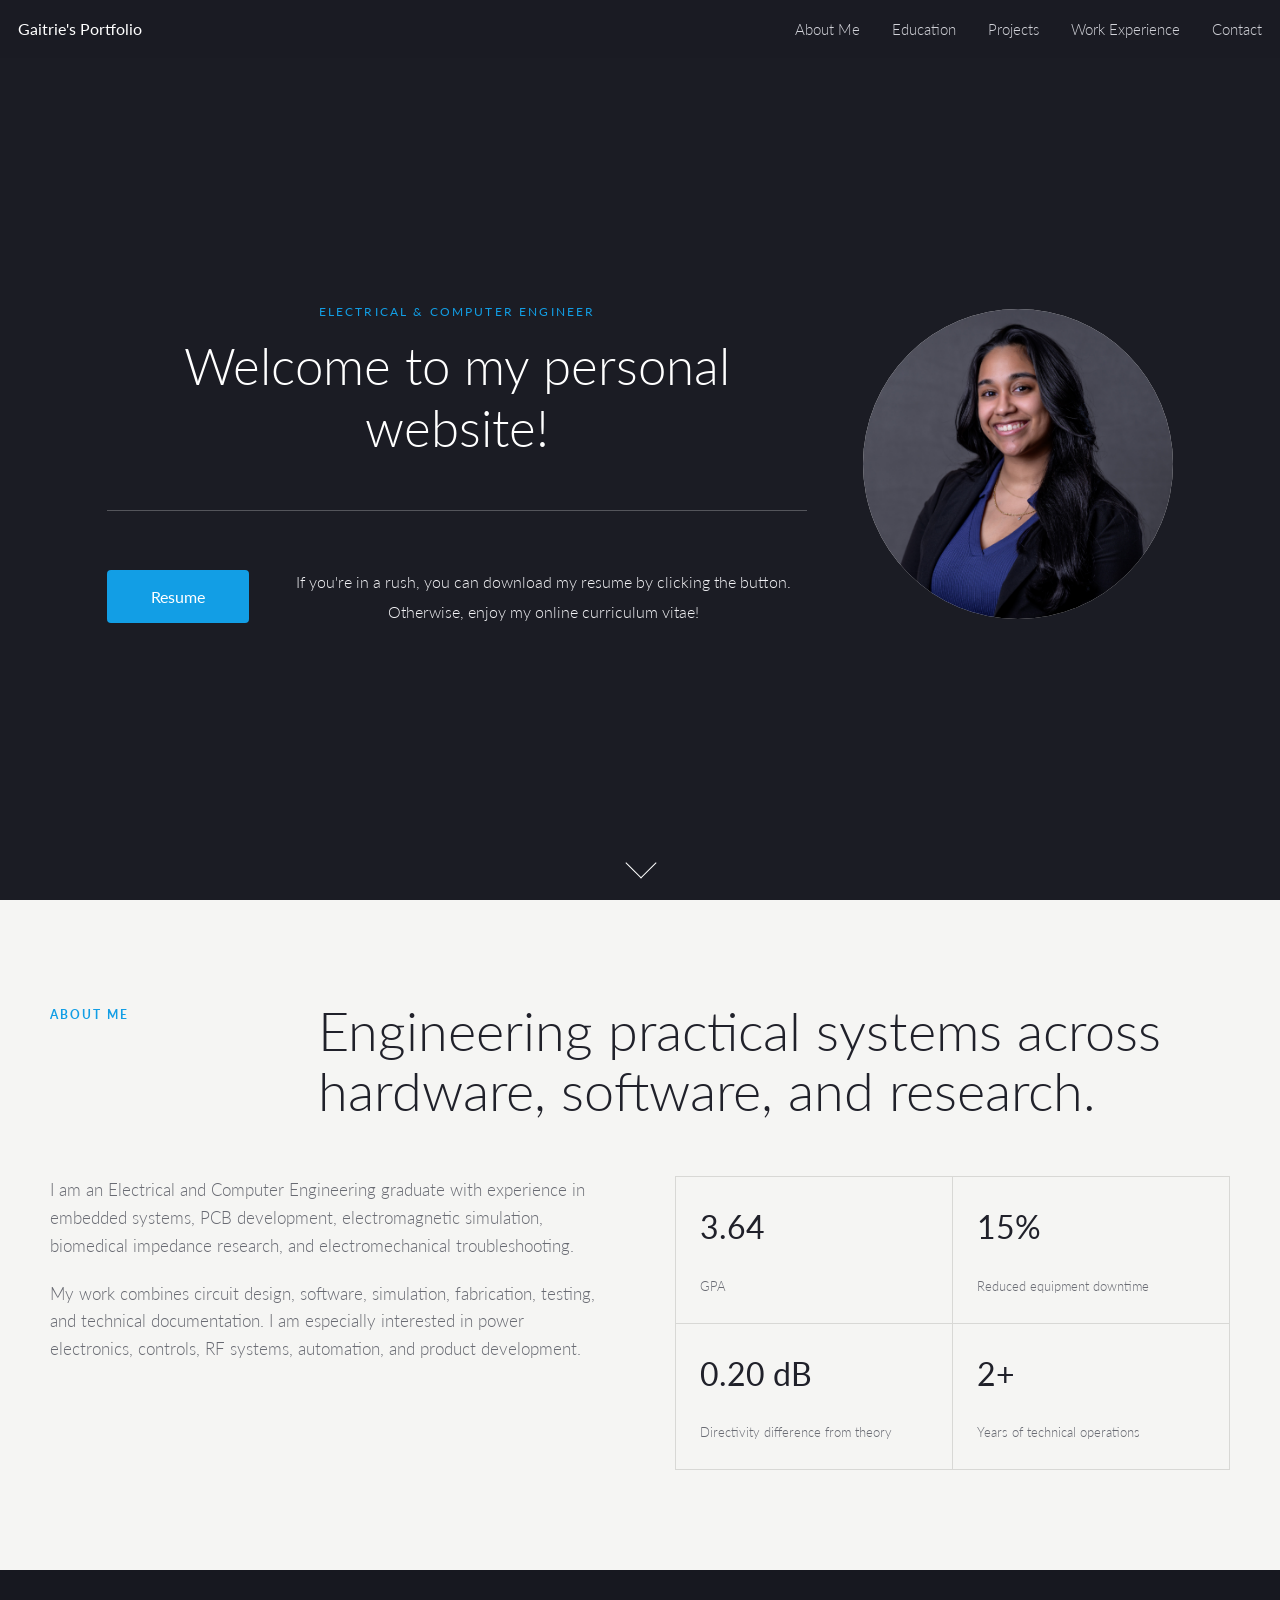
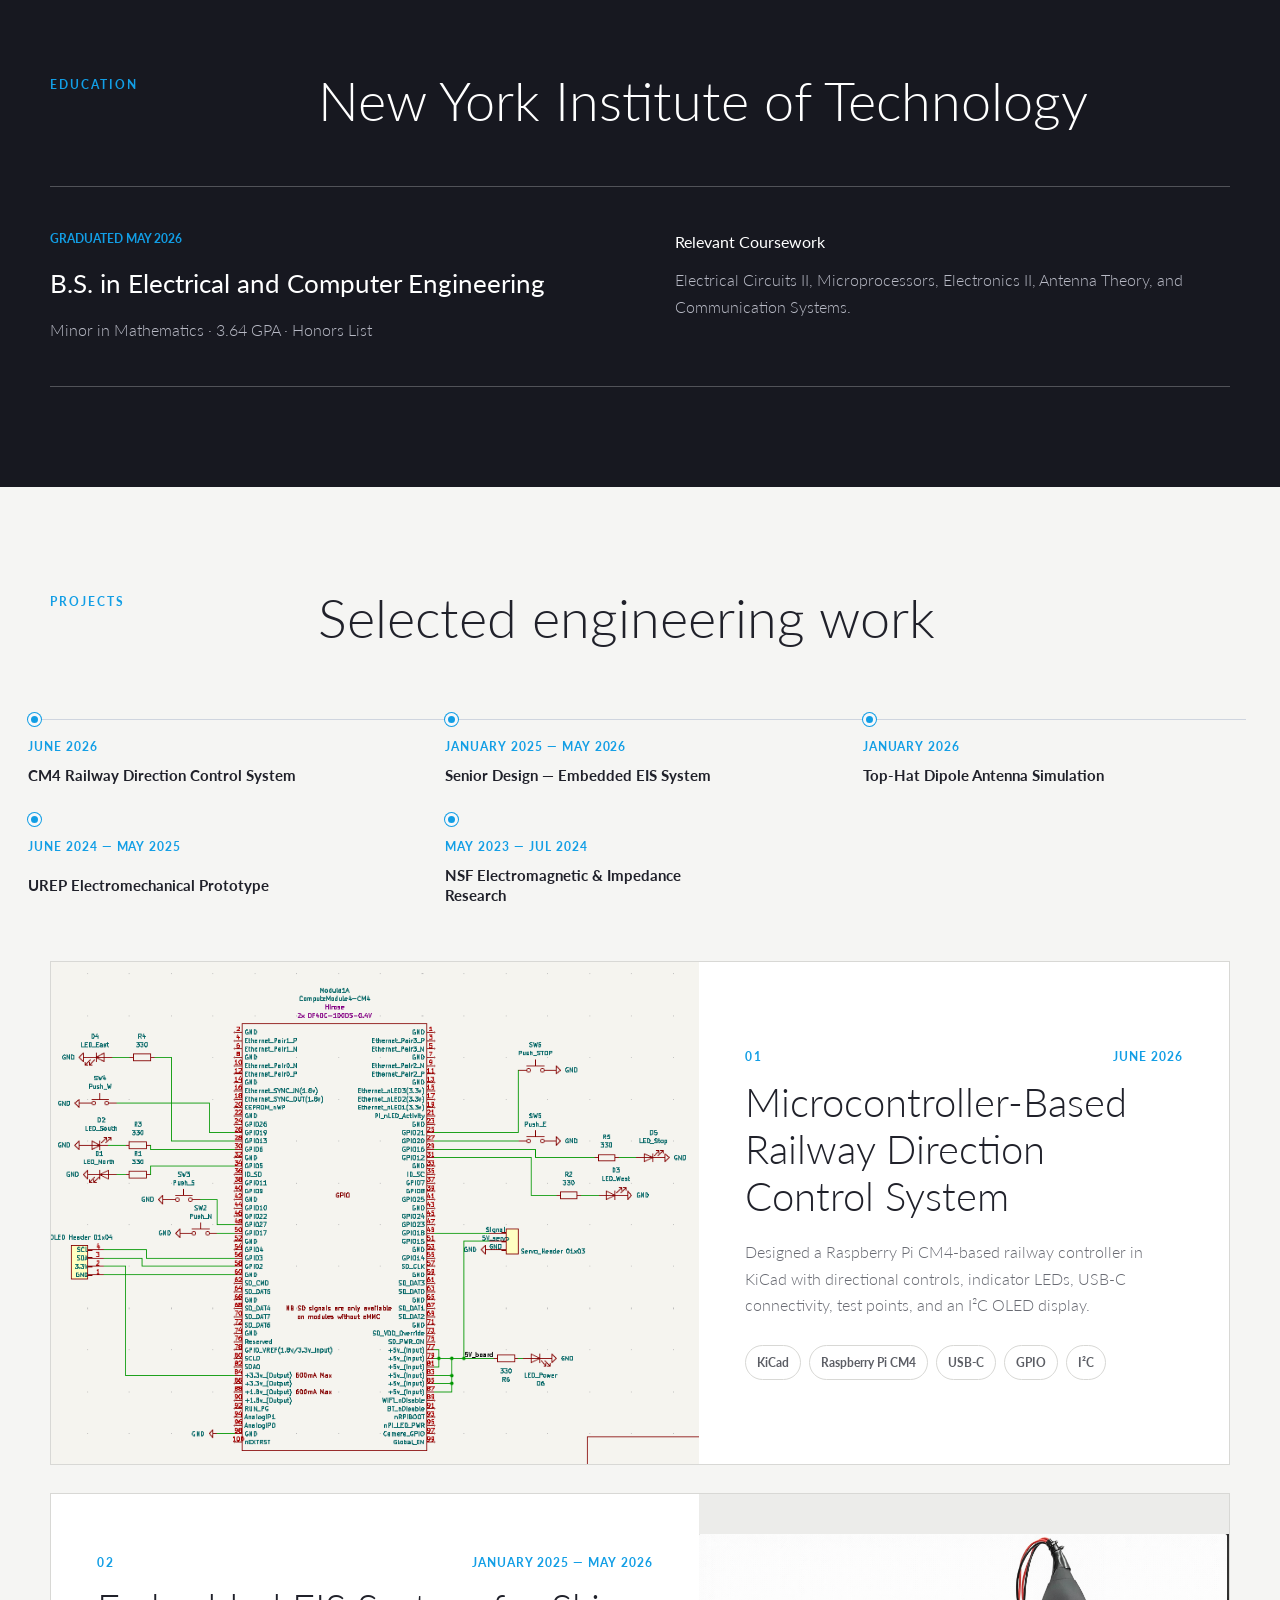
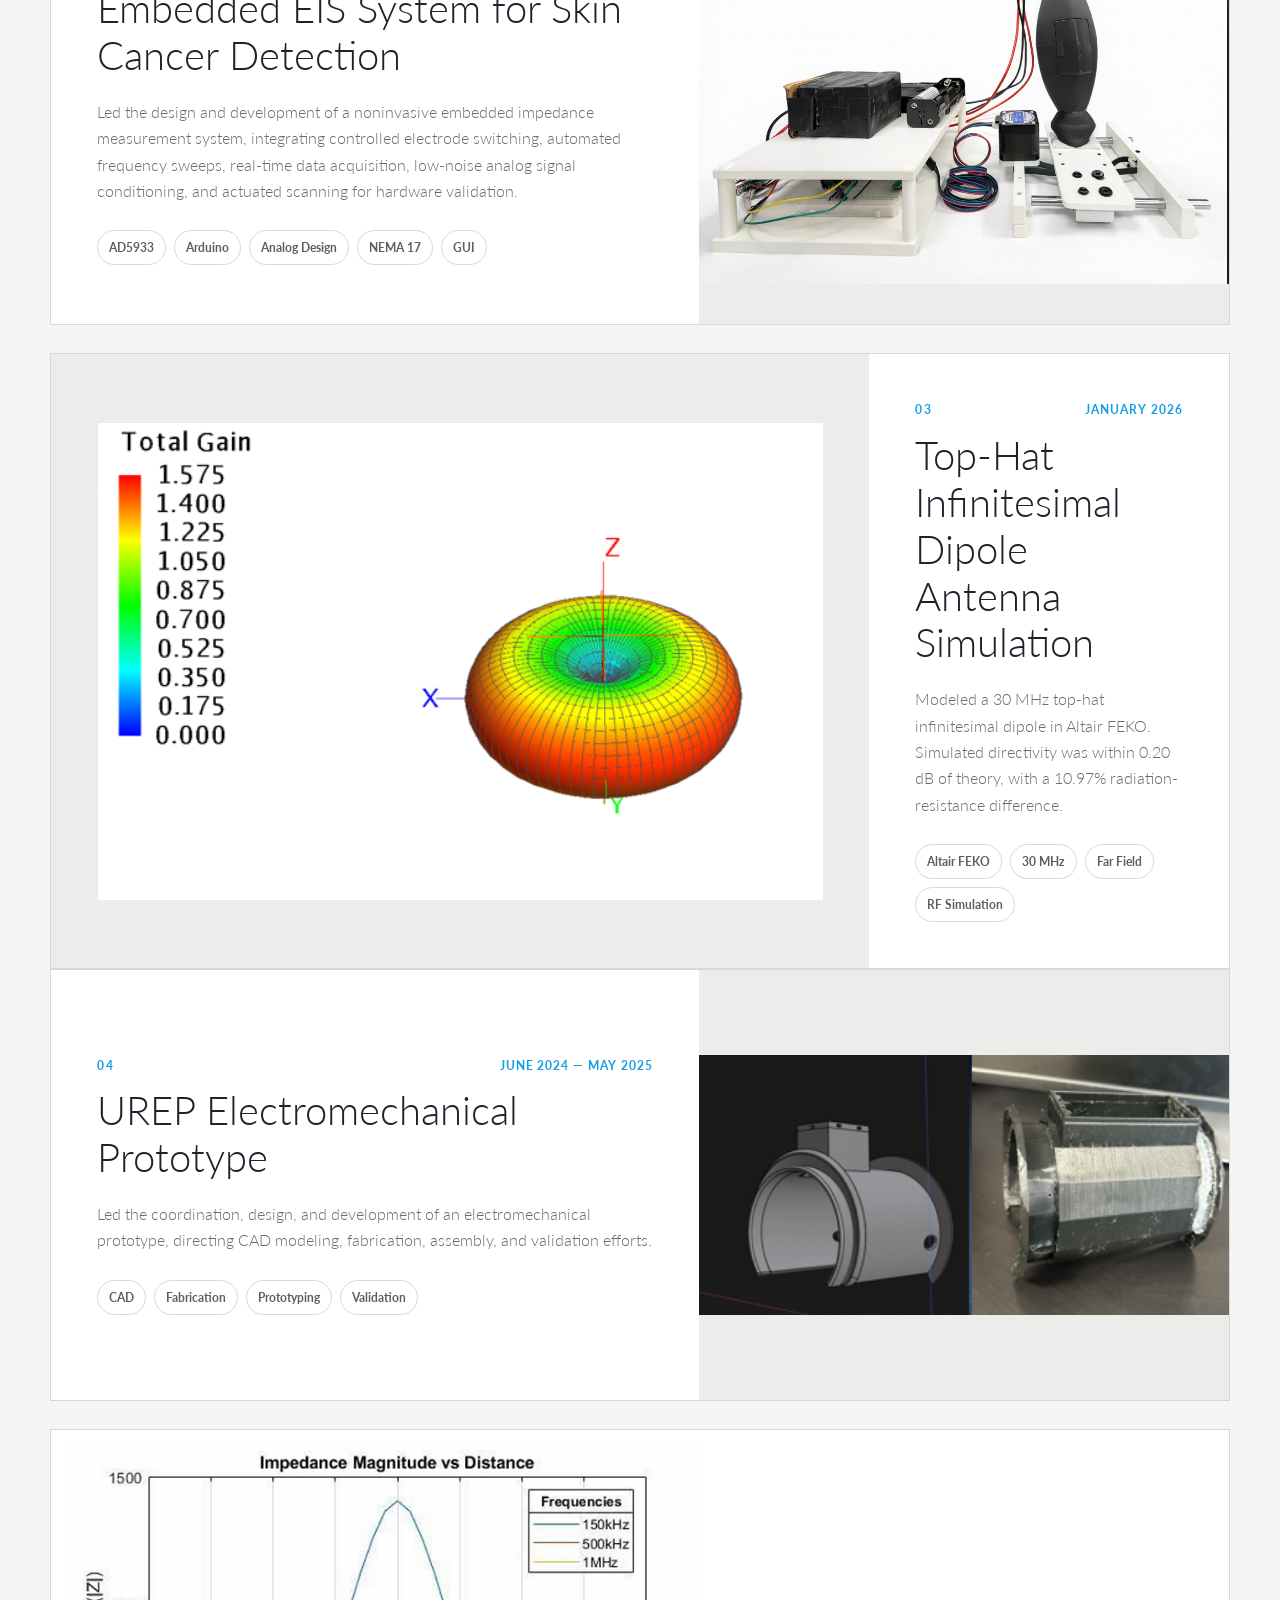
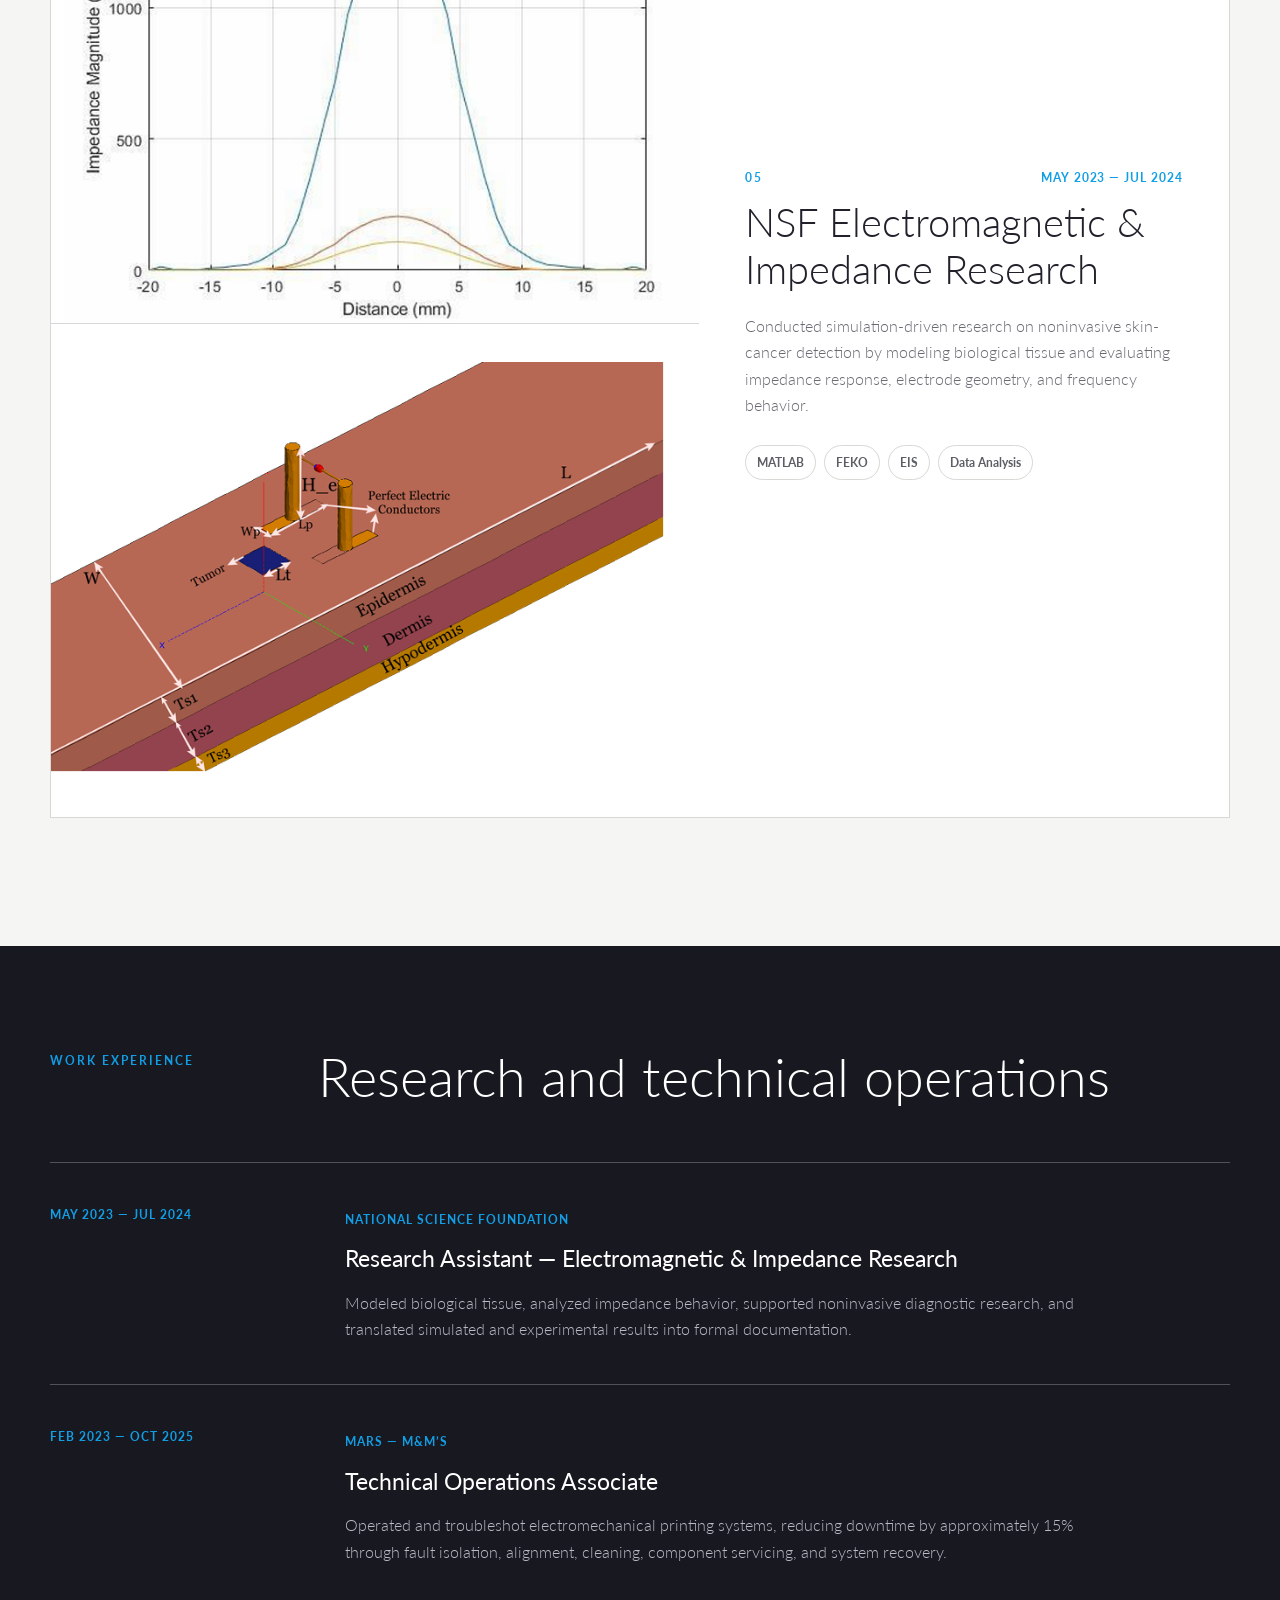
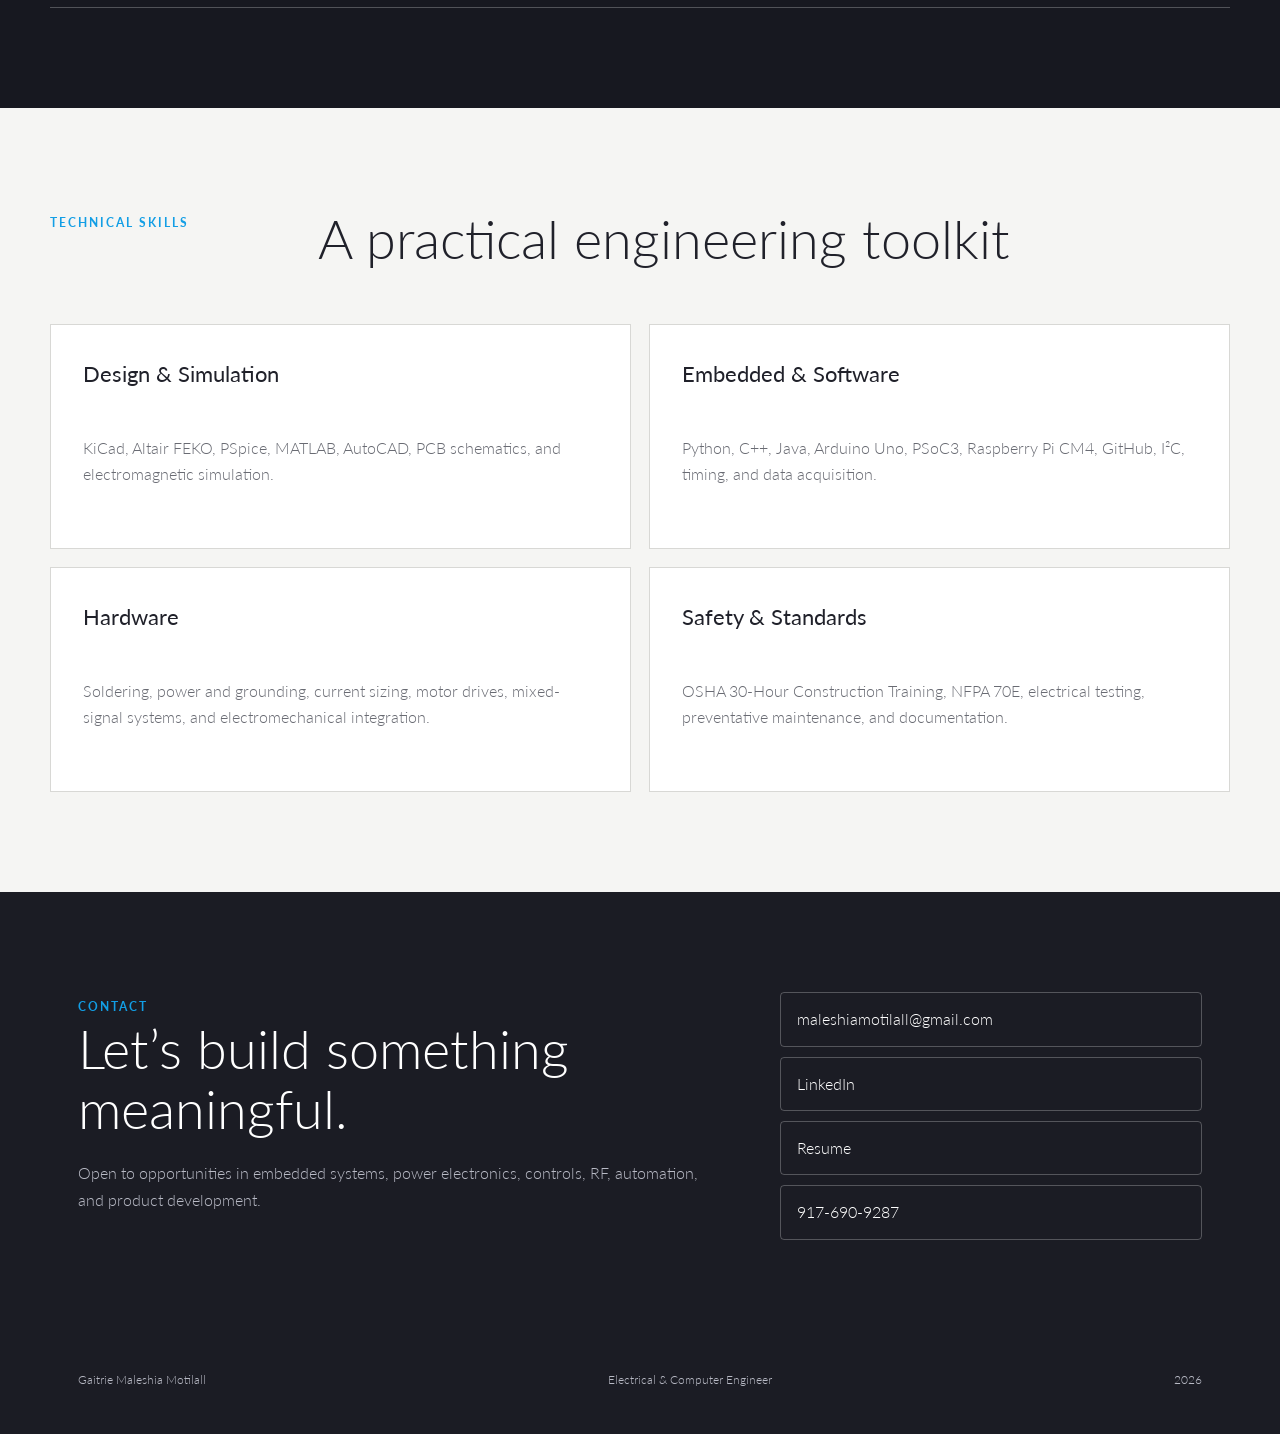
<file: index.html>
<!DOCTYPE html>
<html lang="en">
<head>
  <meta charset="UTF-8">
  <meta name="viewport" content="width=device-width, initial-scale=1">
  <meta name="description" content="Engineering portfolio of Gaitrie Maleshia Motilall.">
  <title>Gaitrie Maleshia Motilall | Electrical & Computer Engineer</title>
  <link rel="preconnect" href="https://fonts.googleapis.com">
  <link rel="preconnect" href="https://fonts.gstatic.com" crossorigin>
  <link href="https://fonts.googleapis.com/css2?family=Lato:wght@300;400;700&display=swap" rel="stylesheet">
  <link rel="stylesheet" href="style.css">
</head>
<body>
  <header class="site-header">
    <a href="#home" class="brand">Gaitrie's Portfolio</a>

    <nav class="desktop-nav" aria-label="Primary navigation">
      <a href="#about">About Me</a>
      <a href="#education">Education</a>
      <a href="#projects">Projects</a>
      <a href="#experience">Work Experience</a>
      <a href="#contact">Contact</a>
    </nav>

    <button class="menu-toggle" type="button" aria-label="Open menu" aria-expanded="false">
      <span></span>
      <span></span>
    </button>
  </header>

  <nav class="mobile-nav" aria-label="Mobile navigation">
    <a href="#about">About Me</a>
    <a href="#education">Education</a>
    <a href="#projects">Projects</a>
    <a href="#experience">Work Experience</a>
    <a href="#contact">Contact</a>
  </nav>

  <main>
    <section class="hero" id="home">
      <div class="hero-content">
        <div class="hero-left reveal">
          <p class="hero-kicker">Electrical &amp; Computer Engineer</p>
          <h1>Welcome to my personal website!</h1>

          <div class="hero-divider"></div>

          <div class="resume-row">
            <a class="resume-button" href="assets/gaitrie-motilall-resume.pdf" target="_blank" rel="noreferrer">
              Resume
            </a>
            <p>
              If you're in a rush, you can download my resume by clicking the button.<br>
              Otherwise, enjoy my online curriculum vitae!
            </p>
          </div>
        </div>

        <div class="hero-photo reveal">
          <img src="assets/gaitrie-headshot.png" alt="Professional portrait of Gaitrie Maleshia Motilall">
        </div>
      </div>

      <a class="scroll-arrow" href="#about" aria-label="Scroll to About Me">
        <span></span>
      </a>
    </section>

    <section class="section light-section" id="about">
      <div class="section-title reveal">
        <p>About Me</p>
        <h2>Engineering practical systems across hardware, software, and research.</h2>
      </div>

      <div class="about-layout">
        <div class="about-text reveal">
          <p>
            I am an Electrical and Computer Engineering graduate with experience in embedded systems,
            PCB development, electromagnetic simulation, biomedical impedance research, and
            electromechanical troubleshooting.
          </p>
          <p>
            My work combines circuit design, software, simulation, fabrication, testing, and technical
            documentation. I am especially interested in power electronics, controls, RF systems, automation,
            and product development.
          </p>
        </div>

        <div class="stat-grid reveal">
          <div><strong>3.64</strong><span>GPA</span></div>
          <div><strong>15%</strong><span>Reduced equipment downtime</span></div>
          <div><strong>0.20 dB</strong><span>Directivity difference from theory</span></div>
          <div><strong>2+</strong><span>Years of technical operations</span></div>
        </div>
      </div>
    </section>

    <section class="section dark-section" id="education">
      <div class="section-title reveal">
        <p>Education</p>
        <h2>New York Institute of Technology</h2>
      </div>

      <div class="education-card reveal">
        <div>
          <span class="date-label">Graduated May 2026</span>
          <h3>B.S. in Electrical and Computer Engineering</h3>
          <p>Minor in Mathematics · 3.64 GPA · Honors List</p>
        </div>
        <div>
          <h4>Relevant Coursework</h4>
          <p>Electrical Circuits II, Microprocessors, Electronics II, Antenna Theory, and Communication Systems.</p>
        </div>
      </div>
    </section>

    <section class="section light-section" id="projects">
      <div class="section-title reveal">
        <p>Projects</p>
        <h2>Selected engineering work</h2>
      </div>

      <div class="project-timeline reveal" aria-label="Project timeline">
        <div class="project-timeline-line" aria-hidden="true"></div>
        <div class="project-timeline-entry">
          <span class="timeline-dot"></span>
          <span class="timeline-project-date">June 2026</span>
          <strong>CM4 Railway Direction Control System</strong>
        </div>
        <div class="project-timeline-entry">
          <span class="timeline-dot"></span>
          <span class="timeline-project-date">January 2025 — May 2026</span>
          <strong>Senior Design — Embedded EIS System</strong>
        </div>
        <div class="project-timeline-entry">
          <span class="timeline-dot"></span>
          <span class="timeline-project-date">January 2026</span>
          <strong>Top-Hat Dipole Antenna Simulation</strong>
        </div>
        <div class="project-timeline-entry">
          <span class="timeline-dot"></span>
          <span class="timeline-project-date">June 2024 — May 2025</span>
          <strong>UREP Electromechanical Prototype</strong>
        </div>
        <div class="project-timeline-entry">
          <span class="timeline-dot"></span>
          <span class="timeline-project-date">May 2023 — Jul 2024</span>
          <strong>NSF Electromagnetic &amp; Impedance Research</strong>
        </div>
      </div>

      <article class="project-card reveal">
        <div class="project-image">
          <img src="assets/cm4-railway-schematic.png" alt="KiCad schematic for Raspberry Pi CM4 railway control system">
        </div>
        <div class="project-copy">
          <div class="project-meta"><span class="project-number">01</span><span class="project-date">June 2026</span></div>
          <h3>Microcontroller-Based Railway Direction Control System</h3>
          <p>
            Designed a Raspberry Pi CM4-based railway controller in KiCad with directional controls,
            indicator LEDs, USB-C connectivity, test points, and an I²C OLED display.
          </p>
          <div class="tags"><span>KiCad</span><span>Raspberry Pi CM4</span><span>USB-C</span><span>GPIO</span><span>I²C</span></div>
        </div>
      </article>

      <article class="project-card reverse reveal">
        <div class="project-image">
          <img src="assets/senior-design-system.png" alt="Embedded electrical impedance spectroscopy senior design system">
        </div>
        <div class="project-copy">
          <div class="project-meta"><span class="project-number">02</span><span class="project-date">January 2025 — May 2026</span></div>
          <h3>Embedded EIS System for Skin Cancer Detection</h3>
          <p>
            Led the design and development of a noninvasive embedded impedance measurement system, integrating controlled electrode switching, 
            automated frequency sweeps, real-time data acquisition, low-noise analog signal conditioning, and actuated scanning for hardware validation.
          </p>
          <div class="tags"><span>AD5933</span><span>Arduino</span><span>Analog Design</span><span>NEMA 17</span><span>GUI</span></div>
        </div>
      </article>

      <article class="antenna-card reveal">
        <div class="project-image">
          <img src="assets/top-hat.png" alt="Top-Hat Infinitesimal Dipole Antenna Simulation">
        </div>
        <div class="project-copy">
          <div class="project-meta"><span class="project-number">03</span><span class="project-date">January 2026</span></div>
          <h3>Top-Hat Infinitesimal Dipole Antenna Simulation</h3>
          <p>
            Modeled a 30 MHz top-hat infinitesimal dipole in Altair FEKO. Simulated directivity
            was within 0.20 dB of theory, with a 10.97% radiation-resistance difference.
          </p>
          <div class="tags"><span>Altair FEKO</span><span>30 MHz</span><span>Far Field</span><span>RF Simulation</span></div>
        </div>
      </article>

      <article class="project-card reverse reveal">
        <div class="project-image">
          <img src="assets/urep-prototype.png" alt="UREP electromechanical prototype">
        </div>
        <div class="project-copy">
          <div class="project-meta"><span class="project-number">04</span><span class="project-date">June 2024 — May 2025</span></div>
          <h3>UREP Electromechanical Prototype</h3>
          <p>
           Led the coordination, design, and development of an electromechanical prototype, directing 
            CAD modeling, fabrication, assembly, and validation efforts.
          </p>
          <div class="tags"><span>CAD</span><span>Fabrication</span><span>Prototyping</span><span>Validation</span></div>
        </div>
      </article>

      <article class="project-card reveal">
        <div class="project-gallery">
          <img src="assets/nsf-impedance-graph.png" alt="Impedance magnitude versus distance graph">
          <img src="assets/nsf-skin-model.png" alt="Layered skin tissue electromagnetic model">
        </div>
        <div class="project-copy">
          <div class="project-meta"><span class="project-number">05</span><span class="project-date">May 2023 — Jul 2024</span></div>
          <h3>NSF Electromagnetic &amp; Impedance Research</h3>
          <p>
            Conducted simulation-driven research on noninvasive skin-cancer detection by modeling
            biological tissue and evaluating impedance response, electrode geometry, and frequency behavior.
          </p>
          <div class="tags"><span>MATLAB</span><span>FEKO</span><span>EIS</span><span>Data Analysis</span></div>
        </div>
      </article>
    </section>

    <section class="section dark-section" id="experience">
      <div class="section-title reveal">
        <p>Work Experience</p>
        <h2>Research and technical operations</h2>
      </div>

      <div class="timeline">
        <article class="timeline-item reveal">
          <div class="timeline-date">May 2023 — Jul 2024</div>
          <div>
            <span>National Science Foundation</span>
            <h3>Research Assistant — Electromagnetic &amp; Impedance Research</h3>
            <p>
              Modeled biological tissue, analyzed impedance behavior, supported noninvasive diagnostic
              research, and translated simulated and experimental results into formal documentation.
            </p>
          </div>
        </article>

        <article class="timeline-item reveal">
          <div class="timeline-date">Feb 2023 — Oct 2025</div>
          <div>
            <span>Mars — M&amp;M’s</span>
            <h3>Technical Operations Associate</h3>
            <p>
              Operated and troubleshot electromechanical printing systems, reducing downtime by approximately
              15% through fault isolation, alignment, cleaning, component servicing, and system recovery.
            </p>
          </div>
        </article>
      </div>
    </section>

    <section class="section light-section" id="skills">
      <div class="section-title reveal">
        <p>Technical Skills</p>
        <h2>A practical engineering toolkit</h2>
      </div>

      <div class="skills-grid">
        <div class="skill-card reveal"><h3>Design &amp; Simulation</h3><p>KiCad, Altair FEKO, PSpice, MATLAB, AutoCAD, PCB schematics, and electromagnetic simulation.</p></div>
        <div class="skill-card reveal"><h3>Embedded &amp; Software</h3><p>Python, C++, Java, Arduino Uno, PSoC3, Raspberry Pi CM4, GitHub, I²C, timing, and data acquisition.</p></div>
        <div class="skill-card reveal"><h3>Hardware</h3><p>Soldering, power and grounding, current sizing, motor drives, mixed-signal systems, and electromechanical integration.</p></div>
        <div class="skill-card reveal"><h3>Safety &amp; Standards</h3><p>OSHA 30-Hour Construction Training, NFPA 70E, electrical testing, preventative maintenance, and documentation.</p></div>
      </div>
    </section>

    <section class="section contact-section" id="contact">
      <div class="contact-copy reveal">
        <p>Contact</p>
        <h2>Let’s build something meaningful.</h2>
        <span>Open to opportunities in embedded systems, power electronics, controls, RF, automation, and product development.</span>
      </div>

      <div class="contact-links reveal">
        <a href="mailto:maleshiamotilall@gmail.com">maleshiamotilall@gmail.com</a>
        <a href="https://www.linkedin.com/in/gaitrie-motilall-167b06226/" target="_blank" rel="noreferrer">LinkedIn</a>
        <a href="assets/gaitrie-motilall-resume.pdf" target="_blank" rel="noreferrer">Resume</a>
        <a href="tel:+19176909287">917-690-9287</a>
      </div>
    </section>
  </main>

  <footer>
    <span>Gaitrie Maleshia Motilall</span>
    <span>Electrical &amp; Computer Engineer</span>
    <span id="year"></span>
  </footer>

  <script src="script.js"></script>
</body>
</html>
</file>
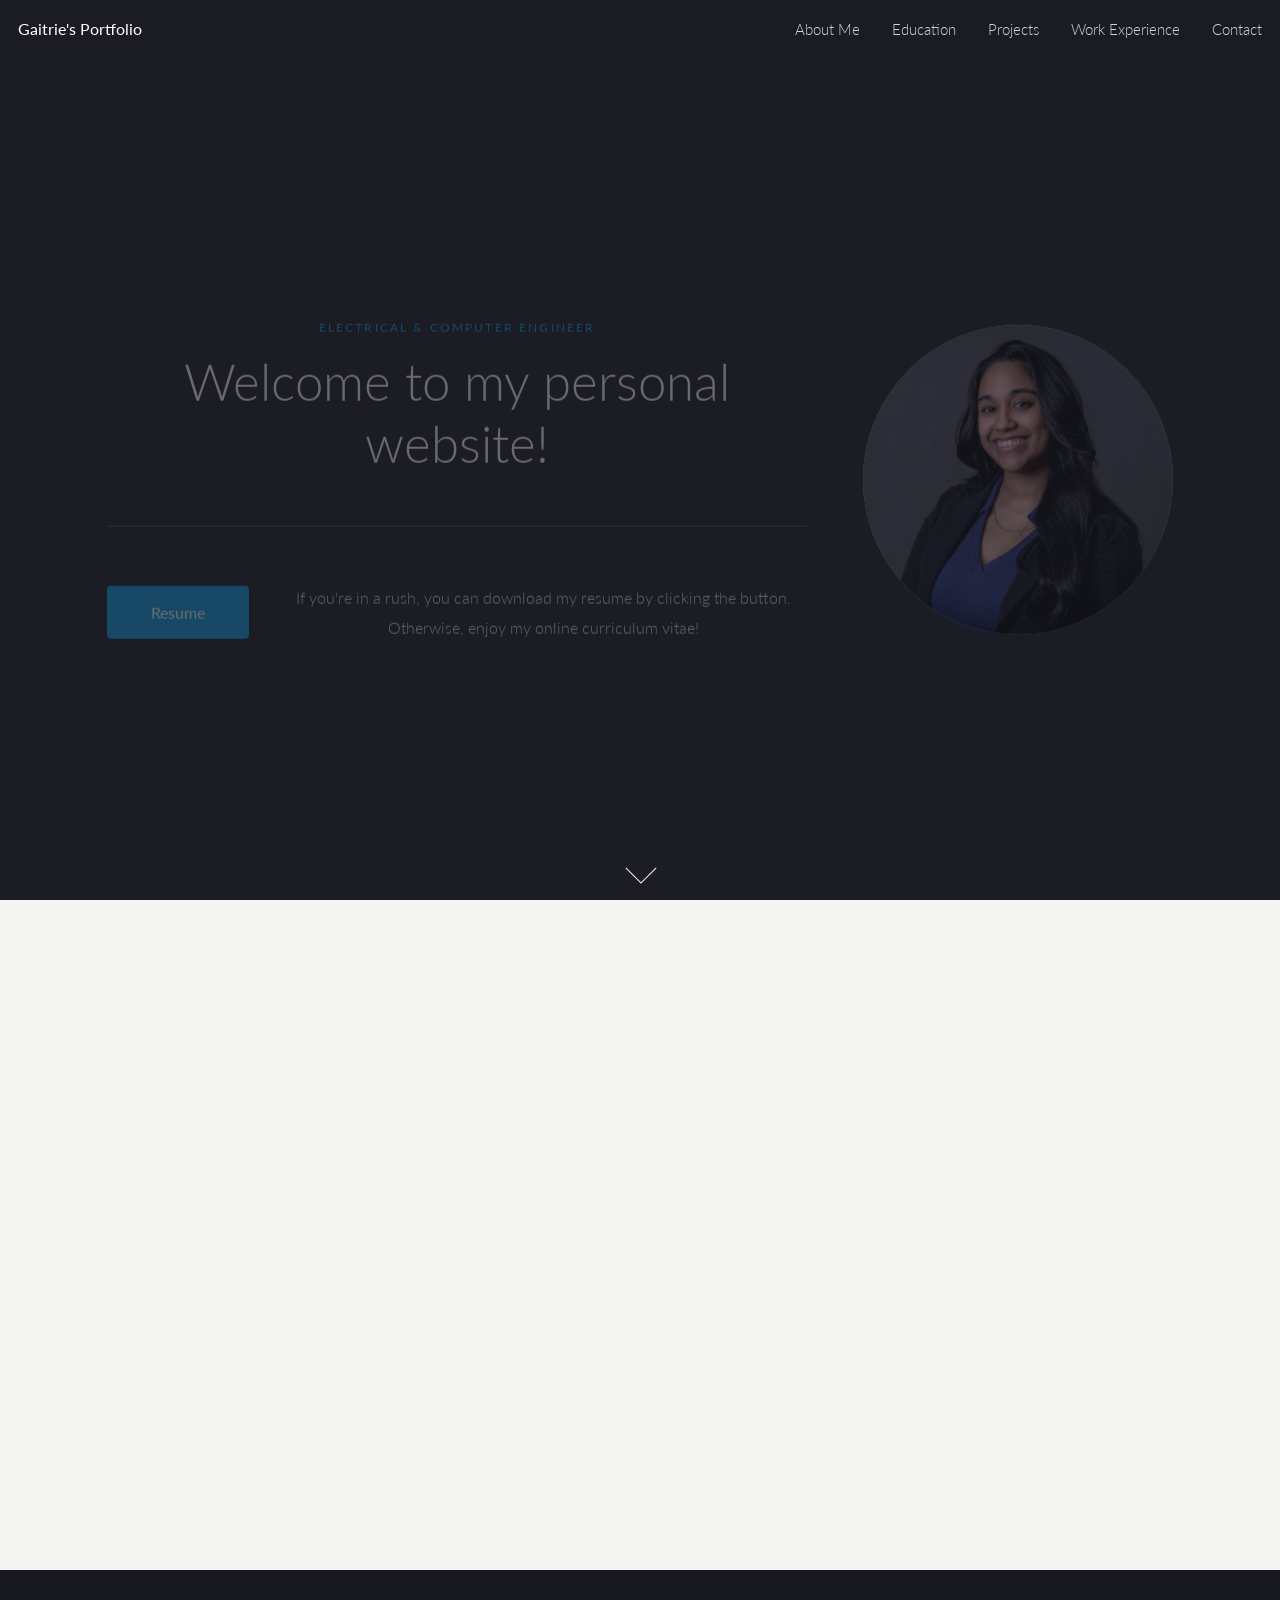
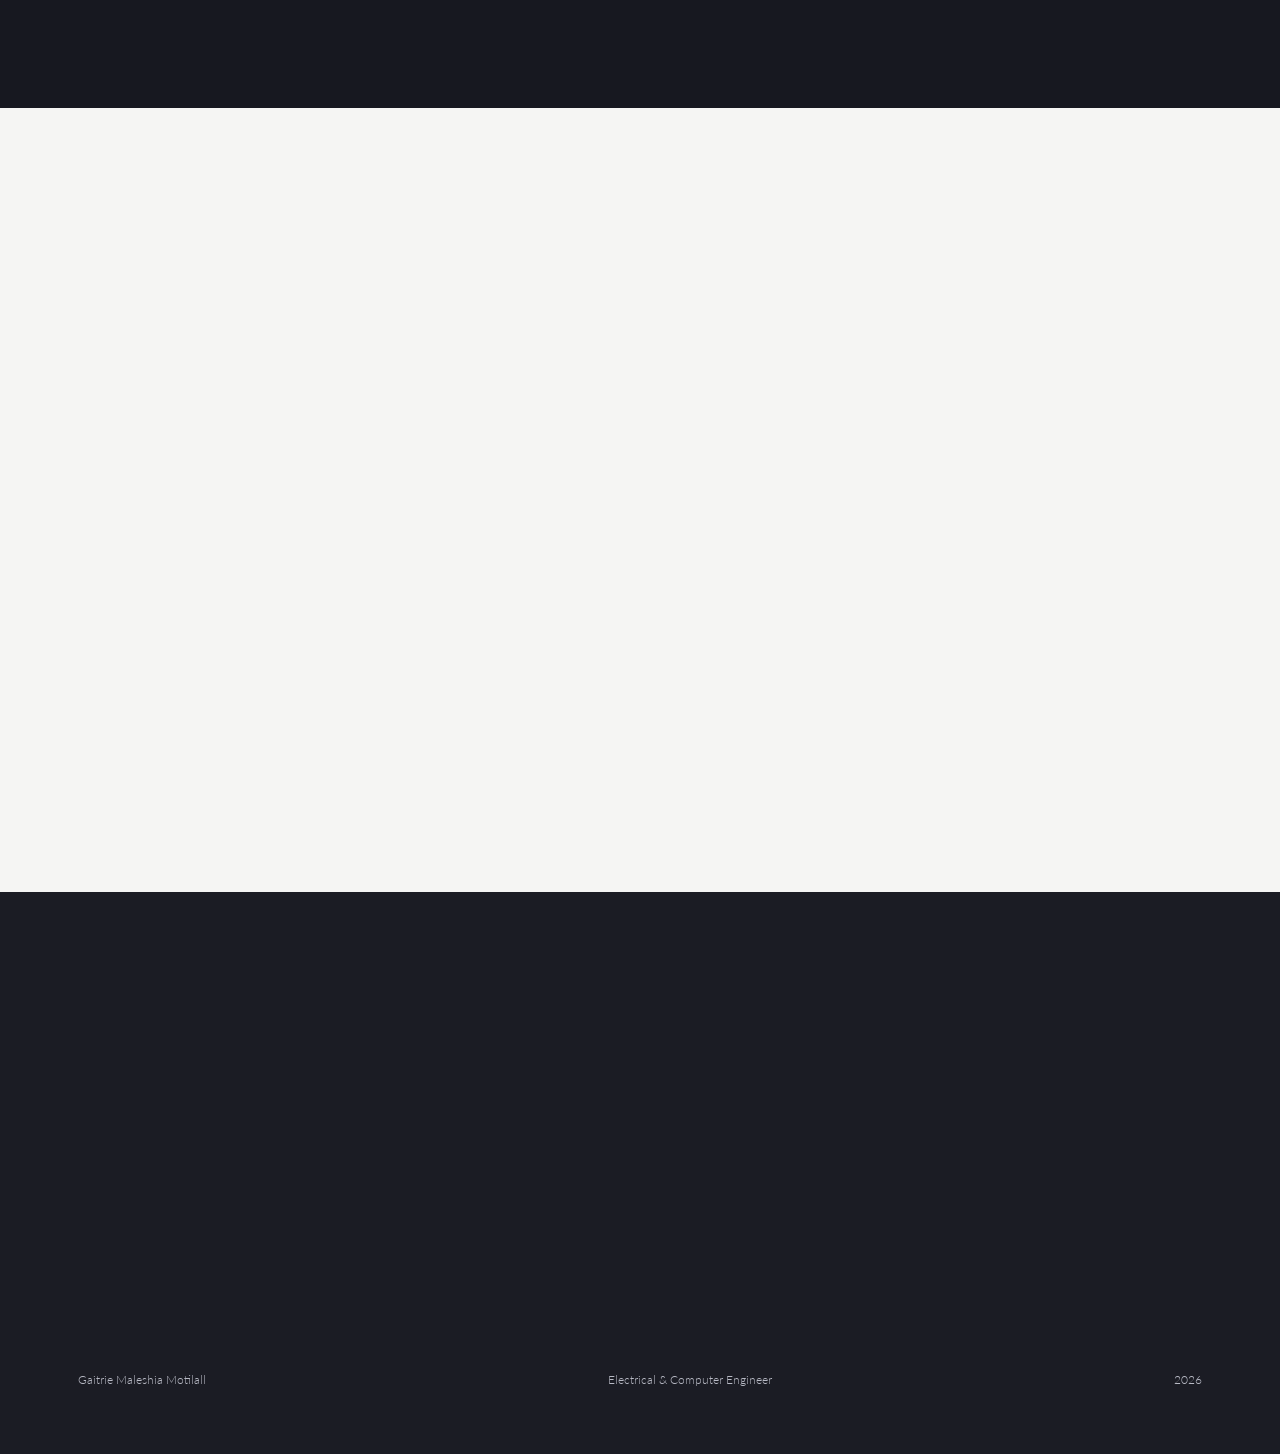
<file: assets/index.html>
<!doctype html>
<html lang="en">
  <head>
    <meta charset="utf-8">
    <meta http-equiv="refresh" content="0; url=/index.html">
    <title>Moved</title>
  </head>
  <body>
    <p>This file was moved to the repository root. You will be redirected to <a href="/index.html">/index.html</a>.</p>
  </body>
</html>
</file>
<file: style.css>
:root {
  --hero-bg: #1b1c24;
  --dark-bg: #171820;
  --light-bg: #f5f5f3;
  --white: #ffffff;
  --dark-text: #20212a;
  --muted-light: #b8bac5;
  --muted-dark: #696b73;
  --accent: #129ee5;
  --accent-hover: #0588ca;
  --line-dark: rgba(255,255,255,.25);
  --line-light: #d8d8d5;
  --max-width: 1180px;
  --header-height: 58px;
  --radius: 8px;
}

* { box-sizing: border-box; }
html { scroll-behavior: smooth; }
body {
  margin: 0;
  font-family: "Lato", Arial, sans-serif;
  font-weight: 300;
  line-height: 1.65;
  color: var(--white);
  background: var(--hero-bg);
}
img { display: block; width: 100%; }
a { color: inherit; text-decoration: none; }
button { font: inherit; }

.site-header {
  position: fixed;
  top: 0;
  left: 0;
  right: 0;
  z-index: 50;
  display: flex;
  align-items: center;
  justify-content: space-between;
  height: var(--header-height);
  padding: 0 18px;
  background: rgba(27, 28, 36, .9);
  backdrop-filter: blur(10px);
}

.brand {
  font-size: 1rem;
  font-weight: 400;
  white-space: nowrap;
}

.desktop-nav {
  display: flex;
  align-items: center;
  gap: 32px;
  color: #d1d2d8;
  font-size: .92rem;
}

.desktop-nav a,
.brand {
  transition: color .2s ease;
}
.desktop-nav a:hover,
.brand:hover { color: var(--accent); }

.menu-toggle,
.mobile-nav { display: none; }

.hero {
  position: relative;
  min-height: 100vh;
  padding: calc(var(--header-height) + 42px) 28px 72px;
  background: var(--hero-bg);
}

.hero-content {
  display: grid;
  grid-template-columns: minmax(0, 700px) 310px;
  gap: 56px;
  align-items: center;
  justify-content: center;
  min-height: calc(100vh - var(--header-height) - 114px);
  max-width: 1120px;
  margin: 0 auto;
}

.hero-left { text-align: center; }
.hero-kicker {
  margin: 0 0 14px;
  color: var(--accent);
  font-size: .75rem;
  font-weight: 400;
  letter-spacing: .18em;
  text-transform: uppercase;
}

.hero h1 {
  margin: 0;
  font-size: clamp(2.35rem, 4vw, 3.4rem);
  font-weight: 300;
  line-height: 1.2;
}

.hero-divider {
  width: 100%;
  height: 1px;
  margin: 52px 0 56px;
  background: var(--line-dark);
}

.resume-row {
  display: grid;
  grid-template-columns: 142px 1fr;
  gap: 30px;
  align-items: center;
}

.resume-button {
  display: inline-flex;
  align-items: center;
  justify-content: center;
  width: 142px;
  height: 53px;
  border-radius: 4px;
  background: var(--accent);
  color: var(--white);
  font-weight: 400;
  transition: transform .2s ease, background .2s ease;
}
.resume-button:hover {
  transform: translateY(-2px);
  background: var(--accent-hover);
}

.resume-row p {
  margin: 0;
  color: #f1f1f4;
  font-size: 1rem;
  line-height: 1.85;
}

.hero-photo {
  width: 310px;
  height: 310px;
  overflow: hidden;
  border-radius: 50%;
  background: #ddd;
}
.hero-photo img {
  height: 100%;
  object-fit: cover;
  object-position: 58% center;
}

.scroll-arrow {
  position: absolute;
  left: 50%;
  bottom: 18px;
  width: 34px;
  height: 34px;
  transform: translateX(-50%);
}
.scroll-arrow span {
  position: absolute;
  top: 4px;
  left: 7px;
  width: 22px;
  height: 22px;
  border-right: 1px solid var(--white);
  border-bottom: 1px solid var(--white);
  transform: rotate(45deg);
  animation: arrowPulse 1.8s infinite;
}
@keyframes arrowPulse {
  0%, 100% { transform: translateY(0) rotate(45deg); opacity: .65; }
  50% { transform: translateY(7px) rotate(45deg); opacity: 1; }
}

.section {
  padding: 100px 28px;
}
.light-section {
  color: var(--dark-text);
  background: var(--light-bg);
}
.dark-section {
  color: var(--white);
  background: var(--dark-bg);
}
.section-title,
.about-layout,
.education-card,
.project-card,
.antenna-card,
.timeline,
.skills-grid,
.contact-section,
footer {
  max-width: var(--max-width);
  margin-left: auto;
  margin-right: auto;
}
.section-title {
  display: grid;
  grid-template-columns: 220px 1fr;
  gap: 48px;
  margin-bottom: 56px;
}
.section-title > p,
.contact-copy > p {
  margin: 5px 0 0;
  color: var(--accent);
  font-size: .78rem;
  font-weight: 700;
  letter-spacing: .16em;
  text-transform: uppercase;
}
.section-title h2,
.contact-copy h2 {
  margin: 0;
  font-size: clamp(2.2rem, 4.2vw, 4.3rem);
  font-weight: 300;
  line-height: 1.12;
}

.about-layout {
  display: grid;
  grid-template-columns: 1fr 1fr;
  gap: 70px;
}
.about-text {
  color: var(--muted-dark);
  font-size: 1.05rem;
}
.about-text p { margin: 0 0 20px; }
.stat-grid {
  display: grid;
  grid-template-columns: 1fr 1fr;
  border-top: 1px solid var(--line-light);
  border-left: 1px solid var(--line-light);
}
.stat-grid div {
  min-height: 145px;
  padding: 24px;
  border-right: 1px solid var(--line-light);
  border-bottom: 1px solid var(--line-light);
}
.stat-grid strong {
  display: block;
  margin-bottom: 18px;
  font-size: 2rem;
  font-weight: 400;
}
.stat-grid span { color: var(--muted-dark); font-size: .82rem; }

.education-card {
  display: grid;
  grid-template-columns: 1fr 1fr;
  gap: 70px;
  padding: 42px 0;
  border-top: 1px solid var(--line-dark);
  border-bottom: 1px solid var(--line-dark);
}
.education-card h3,
.education-card h4 { margin: 0 0 12px; font-weight: 400; }
.education-card h3 { font-size: 1.65rem; }
.education-card p { margin: 0; color: var(--muted-light); }
.date-label { display: block; margin-bottom: 12px; color: var(--accent); font-size: .78rem; font-weight: 700; text-transform: uppercase; }

.project-card {
  display: grid;
  grid-template-columns: 1.1fr .9fr;
  overflow: hidden;
  margin-bottom: 28px;
  border: 1px solid var(--line-light);
  background: #fff;
}
.project-card.reverse .project-image,
.project-card.reverse .project-gallery { order: 2; }
.project-image { min-height: 430px; background: #ececea; }
.project-image img { height: 100%; object-fit: contain; }
.project-gallery {
  display: grid;
  grid-template-rows: 1fr 1fr;
  gap: 1px;
  min-height: 560px;
  background: var(--line-light);
}
.project-gallery img { height: 100%; object-fit: contain; background: white; }
.project-copy { align-self: center; padding: 46px; }
.project-number {
  display: block;
  margin-bottom: 18px;
  color: var(--accent);
  font-size: .75rem;
  font-weight: 700;
  letter-spacing: .14em;
}
.project-copy h3,
.antenna-card h3 {
  margin: 0 0 20px;
  font-size: clamp(1.8rem, 3.1vw, 3rem);
  font-weight: 300;
  line-height: 1.18;
}
.project-copy p,
.antenna-card p { color: var(--muted-dark); }
.tags { display: flex; flex-wrap: wrap; gap: 8px; margin-top: 26px; }
.tags span {
  padding: 7px 11px;
  border: 1px solid var(--line-light);
  border-radius: 999px;
  color: #5c5e65;
  font-size: .72rem;
  font-weight: 700;
}
.antenna-card {
  display: grid;
  grid-template-columns: 1fr 360px;
  overflow: hidden;
  border: 1px solid var(--line-light);
  background: #fff;
}
.antenna-card > div:first-child { padding: 46px; }
.metric {
  display: flex;
  flex-direction: column;
  justify-content: center;
  padding: 42px;
  color: white;
  background: var(--hero-bg);
}
.metric strong { font-size: 4rem; font-weight: 300; line-height: 1; }
.metric span { margin-top: 14px; color: var(--muted-light); }

.timeline { border-top: 1px solid var(--line-dark); }
.timeline-item {
  display: grid;
  grid-template-columns: 250px 1fr;
  gap: 45px;
  padding: 42px 0;
  border-bottom: 1px solid var(--line-dark);
}
.timeline-date,
.timeline-item span { color: var(--accent); font-size: .77rem; font-weight: 700; letter-spacing: .08em; text-transform: uppercase; }
.timeline-item h3 { margin: 8px 0 12px; font-size: 1.45rem; font-weight: 400; }
.timeline-item p { max-width: 760px; margin: 0; color: var(--muted-light); }

.skills-grid {
  display: grid;
  grid-template-columns: 1fr 1fr;
  gap: 18px;
}
.skill-card {
  min-height: 225px;
  padding: 32px;
  border: 1px solid var(--line-light);
  background: white;
}
.skill-card h3 { margin: 0 0 42px; font-size: 1.35rem; font-weight: 400; }
.skill-card p { margin: 0; color: var(--muted-dark); }

.contact-section {
  display: grid;
  grid-template-columns: 1.2fr .8fr;
  gap: 70px;
  padding-top: 100px;
  padding-bottom: 100px;
}
.contact-copy span { display: block; max-width: 700px; margin-top: 22px; color: var(--muted-light); }
.contact-links { display: grid; align-content: center; gap: 10px; }
.contact-links a {
  padding: 13px 16px;
  border: 1px solid var(--line-dark);
  border-radius: 4px;
  transition: background .2s ease, border-color .2s ease;
}
.contact-links a:hover { background: rgba(255,255,255,.06); border-color: var(--accent); }

footer {
  display: flex;
  justify-content: space-between;
  padding: 30px 28px 44px;
  color: var(--muted-light);
  font-size: .76rem;
}

.reveal {
  opacity: 0;
  transform: translateY(24px);
  transition: opacity .75s ease, transform .75s ease;
}
.reveal.visible { opacity: 1; transform: none; }

@media (max-width: 900px) {
  .desktop-nav { display: none; }
  .menu-toggle {
    display: block;
    width: 40px;
    height: 40px;
    padding: 0;
    border: 1px solid var(--line-dark);
    border-radius: 50%;
    background: transparent;
  }
  .menu-toggle span { display: block; width: 16px; height: 1px; margin: 5px auto; background: white; }
  .mobile-nav {
    position: fixed;
    top: var(--header-height);
    left: 10px;
    right: 10px;
    z-index: 49;
    padding: 12px;
    background: rgba(27,28,36,.98);
    border: 1px solid var(--line-dark);
  }
  .mobile-nav.open { display: grid; }
  .mobile-nav a { padding: 12px; }

  .hero-content { grid-template-columns: 1fr; gap: 46px; padding-top: 40px; }
  .hero-left { order: 2; }
  .hero-photo { width: 260px; height: 260px; margin: 0 auto; }
  .resume-row { max-width: 680px; margin: 0 auto; }
  .section-title { grid-template-columns: 1fr; gap: 12px; }
  .about-layout,
  .education-card,
  .project-card,
  .antenna-card,
  .contact-section { grid-template-columns: 1fr; }
  .project-card.reverse .project-image,
  .project-card.reverse .project-gallery { order: 0; }
  .timeline-item { grid-template-columns: 1fr; gap: 12px; }
}

@media (max-width: 620px) {
  .site-header { padding-inline: 14px; }
  .brand { font-size: .92rem; }
  .hero { padding-inline: 18px; }
  .hero h1 { font-size: 2.45rem; }
  .hero-divider { margin: 36px 0; }
  .resume-row { grid-template-columns: 1fr; }
  .resume-button { width: 100%; }
  .resume-row p { font-size: .94rem; }
  .hero-photo { width: 220px; height: 220px; }
  .section { padding: 74px 20px; }
  .stat-grid,
  .skills-grid { grid-template-columns: 1fr; }
  .project-copy,
  .antenna-card > div:first-child { padding: 30px 24px; }
  .project-image { min-height: 270px; }
  .project-gallery { min-height: 520px; }
  .metric { padding: 34px 24px; }
  .metric strong { font-size: 3rem; }
  footer { flex-direction: column; gap: 8px; padding-inline: 20px; }
}

@media (prefers-reduced-motion: reduce) {
  html { scroll-behavior: auto; }
  .reveal { opacity: 1; transform: none; transition: none; }
  .scroll-arrow span { animation: none; }
}


/* Project timeline */
.project-timeline {
  position: relative;
  display: grid;
  grid-template-columns: repeat(3, 1fr);
  gap: 28px;
  margin: -18px 0 56px;
  padding-top: 28px;
}
.project-timeline-line {
  position: absolute;
  top: 34px;
  left: 6px;
  right: 6px;
  height: 1px;
  background: #cfd5df;
}
.project-timeline-entry {
  position: relative;
  z-index: 1;
  display: grid;
  gap: 8px;
  padding-top: 24px;
}
.timeline-dot {
  position: absolute;
  top: 0;
  left: 0;
  width: 13px;
  height: 13px;
  border: 3px solid #f7f8fa;
  border-radius: 50%;
  background: var(--accent);
  box-shadow: 0 0 0 1px var(--accent);
}
.timeline-project-date,
.project-date {
  color: var(--accent);
  font-size: .75rem;
  font-weight: 700;
  letter-spacing: .08em;
  text-transform: uppercase;
}
.project-timeline-entry strong {
  max-width: 270px;
  color: var(--text-dark);
  font-size: .94rem;
  line-height: 1.35;
}
.project-meta {
  display: flex;
  align-items: center;
  justify-content: space-between;
  gap: 18px;
  margin-bottom: 12px;
}
.project-meta .project-number { margin: 0; }

@media (max-width: 760px) {
  .project-timeline {
    grid-template-columns: 1fr;
    gap: 30px;
    margin-bottom: 46px;
    padding: 0 0 0 28px;
  }
  .project-timeline-line {
    top: 6px;
    bottom: 6px;
    left: 6px;
    right: auto;
    width: 1px;
    height: auto;
  }
  .project-timeline-entry { padding-top: 0; }
  .timeline-dot { top: 4px; left: -28px; }
  .project-meta { align-items: flex-start; flex-direction: column; gap: 4px; }
}
</file>
